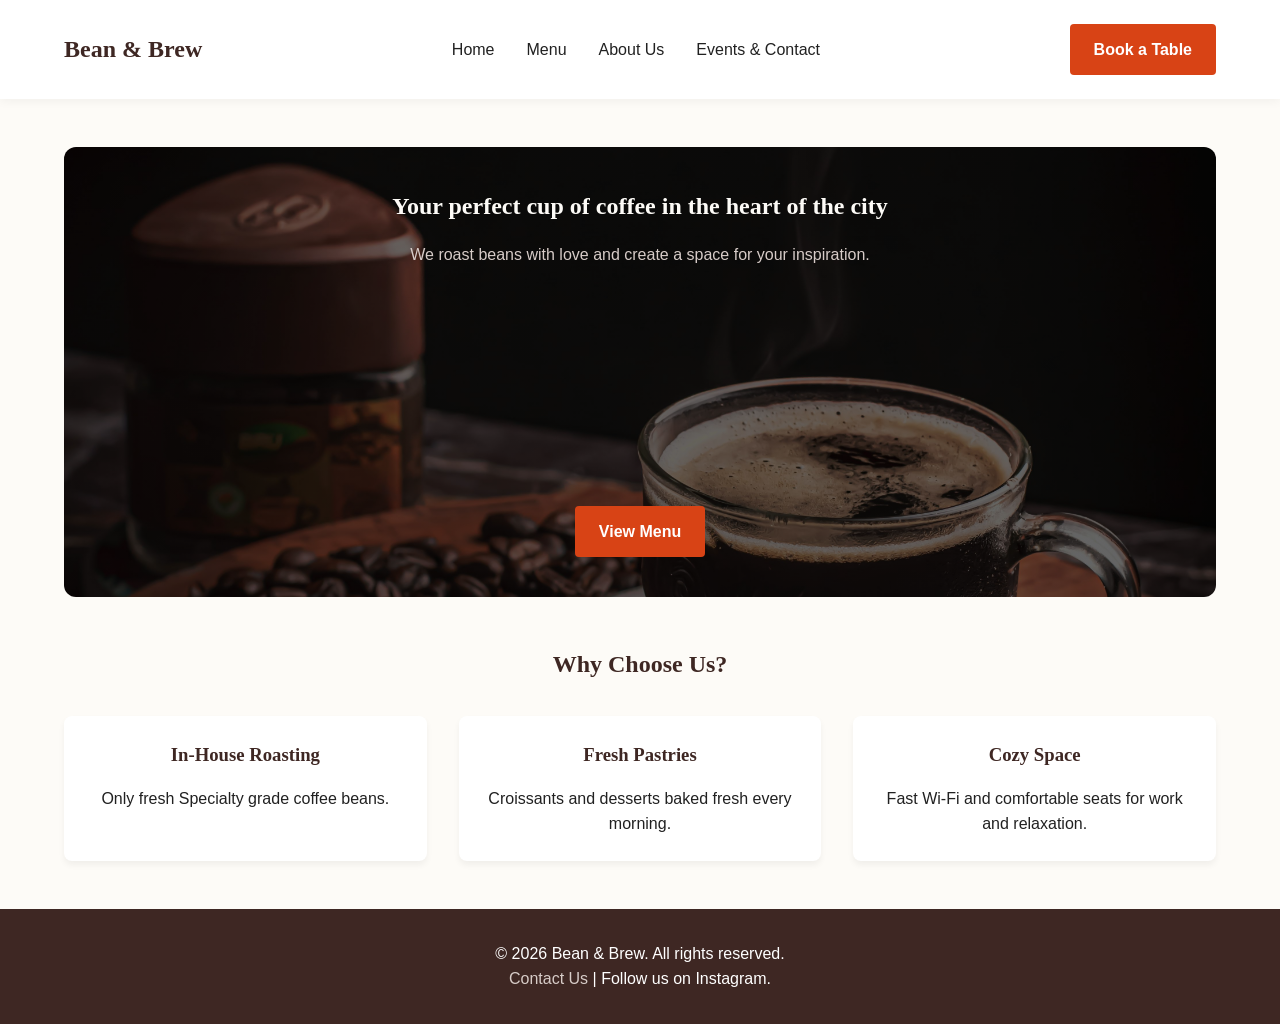
<file: index.html>
<!DOCTYPE html>
<html lang="en-GB">
<head>
    <meta charset="UTF-8">
    <meta name="viewport" content="width=device-width, initial-scale=1.0">
    <title>Bean & Brew | Local Independent Coffee Shop</title>
    <meta name="description" content="Bean & Brew - your perfect cup of coffee. Freshly roasted, cozy atmosphere, and delicious pastries.">

    <link rel="icon" type="image/png" sizes="32x32" href="assets/images/icon.png">
    <link rel="stylesheet" href="styles.css">
</head>
<body>

    <header>
        <a href="index.html" class="logo">Bean & Brew</a>
        <nav aria-label="Main Navigation">
            <ul>
                <li><a href="index.html">Home</a></li>
                <li><a href="menu.html">Menu</a></li>
                <li><a href="about.html">About Us</a></li>
                <li><a href="contact.html">Events & Contact</a></li>
            </ul>
        </nav>
        <a href="book.html" class="btn">Book a Table</a>
    </header>

    <main>
        <section class="hero" id="the-index-hero">
        <!-- text is on the top of the section -->
            <div>
                <h1>Your perfect cup of coffee in the heart of the city</h1>
                <p>We roast beans with love and create a space for your inspiration.</p>
            </div>
            <!-- bottom of the section, button -->
            <a href="menu.html" class="btn">View Menu</a>
        </section>

        <section aria-labelledby="features-title">
            <h2 id="features-title" style="text-align: center;">Why Choose Us?</h2>
            <div class="grid-3">
                <article class="card">
                    <h3>In-House Roasting</h3>
                    <p>Only fresh Specialty grade coffee beans.</p>
                </article>
                <article class="card">
                    <h3>Fresh Pastries</h3>
                    <p>Croissants and desserts baked fresh every morning.</p>
                </article>
                <article class="card">
                    <h3>Cozy Space</h3>
                    <p>Fast Wi-Fi and comfortable seats for work and relaxation.</p>
                </article>
            </div>
        </section>
    </main>

    <footer>
        <p>&copy; 2026 Bean & Brew. All rights reserved.</p>
        <p><a href="contact.html">Contact Us</a> | Follow us on Instagram.</p>
    </footer>

</body>
</html>
</file>
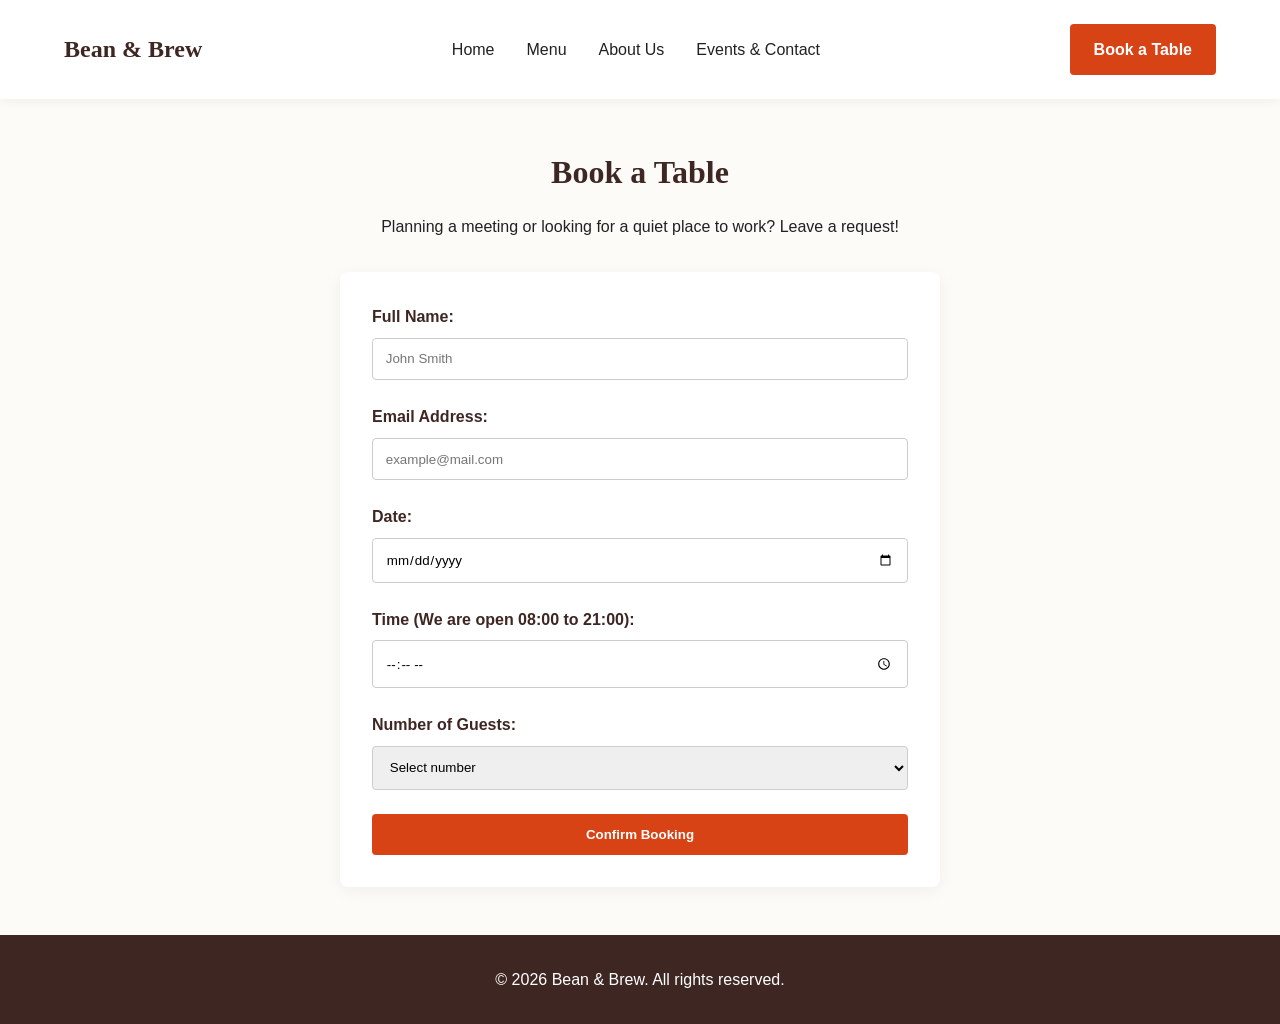
<file: book.html>
<!DOCTYPE html>
<html lang="en-GB">
<head>
    <meta charset="UTF-8">
    <meta name="viewport" content="width=device-width, initial-scale=1.0">
    <title>Book a Table | Bean & Brew</title>
    <meta name="description" content="Book a table at Bean & Brew for a meeting, work, or relaxation. Easy online form.">
    <link rel="icon" type="image/png" sizes="32x32" href="assets/images/icon.png">
    <link rel="stylesheet" href="styles.css">
</head>
<body>

    <header>
        <a href="index.html" class="logo">Bean & Brew</a>
        <nav aria-label="Main Navigation">
            <ul>
                <li><a href="index.html">Home</a></li>
                <li><a href="menu.html">Menu</a></li>
                <li><a href="about.html">About Us</a></li>
                <li><a href="contact.html">Events & Contact</a></li>
            </ul>
        </nav>
        <a href="book.html" class="btn">Book a Table</a>
    </header>

    <main>
        <h1 style="text-align: center;">Book a Table</h1>
        <p style="text-align: center; margin-bottom: 2rem;">Planning a meeting or looking for a quiet place to work? Leave a request!</p>

        <form action="#" method="POST" class="booking-form">
            <div class="form-group">
                <label for="fullName">Full Name:</label>
                <input type="text" id="fullName" name="fullName" required placeholder="John Smith">
            </div>

            <div class="form-group">
                <label for="email">Email Address:</label>
                <input type="email" id="email" name="email" required placeholder="example@mail.com">
            </div>

            <div class="form-group">
                <label for="bookingDate">Date:</label>
                <input type="date" id="bookingDate" name="bookingDate" required>
            </div>

            <div class="form-group">
                <label for="bookingTime">Time (We are open 08:00 to 21:00):</label>
                <input type="time" id="bookingTime" name="bookingTime" min="08:00" max="21:00" required>
            </div>

            <div class="form-group">
                <label for="guests">Number of Guests:</label>
                <select id="guests" name="guests" required>
                    <option value="" disabled selected>Select number</option>
                    <option value="1">1 person</option>
                    <option value="2">2 people</option>
                    <option value="3">3 people</option>
                    <option value="4+">4 or more (add to comments)</option>
                </select>
            </div>

            <button type="submit" class="btn" style="width: 100%;">Confirm Booking</button>
        </form>
    </main>

    <footer>
        <p>&copy; 2026 Bean & Brew. All rights reserved.</p>
    </footer>

</body>
</html>
</file>
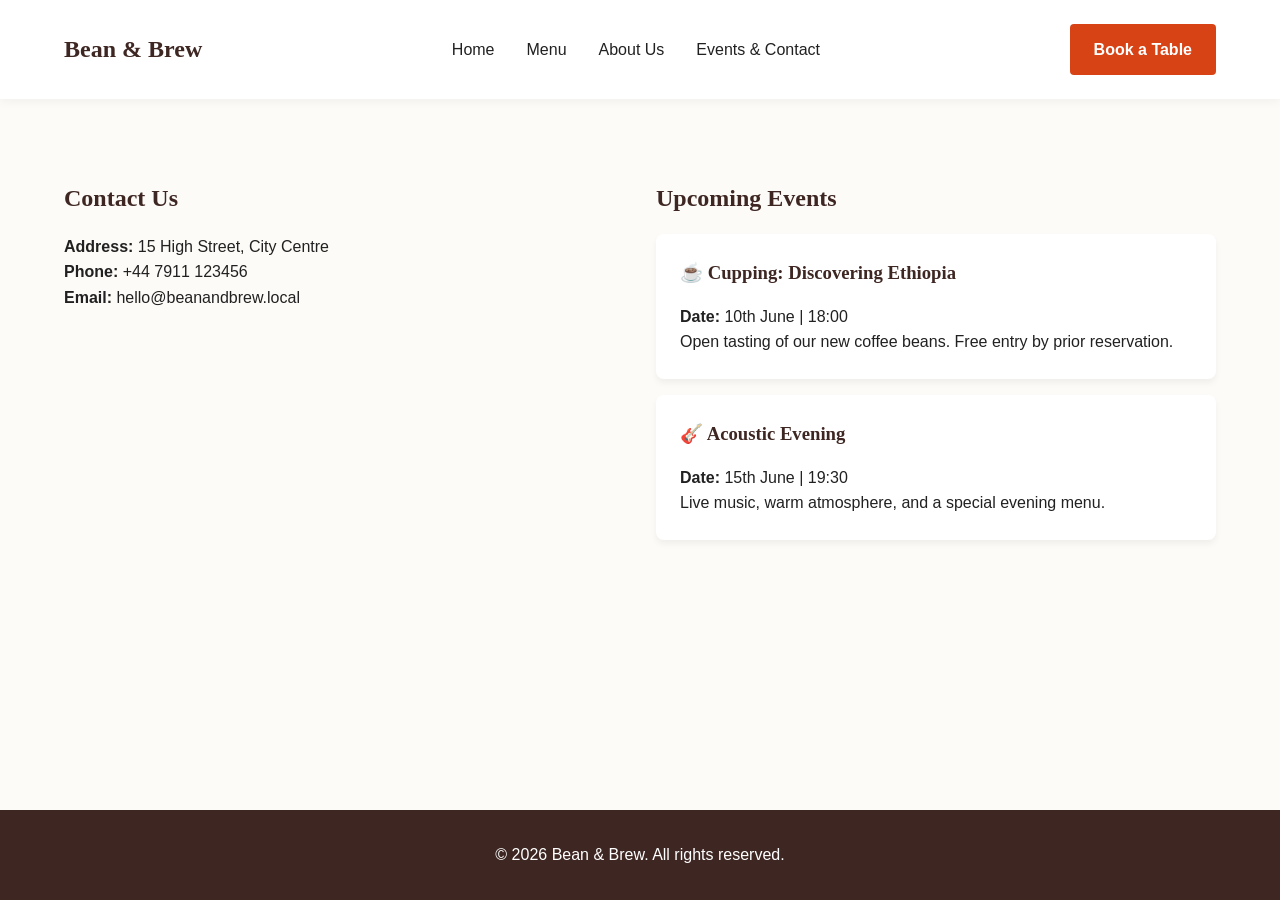
<file: contact.html>
<!DOCTYPE html>
<html lang="en-GB">
<head>
    <meta charset="UTF-8">
    <meta name="viewport" content="width=device-width, initial-scale=1.0">
    <title>Events & Contact | Bean & Brew</title>
    <meta name="description" content="Find our location, opening hours, and upcoming events schedule.">
    <link rel="icon" type="image/png" sizes="32x32" href="assets/images/icon.png">
    <link rel="stylesheet" href="styles.css">
</head>
<body>

    <header>
        <a href="index.html" class="logo">Bean & Brew</a>
        <nav aria-label="Main Navigation">
            <ul>
                <li><a href="index.html">Home</a></li>
                <li><a href="menu.html">Menu</a></li>
                <li><a href="about.html">About Us</a></li>
                <li><a href="contact.html">Events & Contact</a></li>
            </ul>
        </nav>
        <a href="book.html" class="btn">Book a Table</a>
    </header>

    <main>
        <div class="grid-3" style="grid-template-columns: 1fr 1fr;">
            <!-- left side has contacts and a map -->
            <section>
                <h1>Contact Us</h1>
                <p><strong>Address:</strong> 15 High Street, City Centre</p>
                <p><strong>Phone:</strong> +44 7911 123456</p>
                <p><strong>Email:</strong> hello@beanandbrew.local</p>
                
                <!-- interactieve Google Maps -->
                <div style="margin-top: 1.5rem; height: 300px; border-radius: 8px; overflow: hidden;">
                    <iframe width="100%" height="100%" style="border:0;" loading="lazy" allowfullscreen src="https://maps.google.com/maps?q=Paisley&t=&z=5&ie=UTF8&iwloc=&output=embed"></iframe>
                </div>
            </section>

            <!-- right side: events -->
            <section>
                <h2>Upcoming Events</h2>
                <div class="card" style="margin-bottom: 1rem; text-align: left;">
                    <h3>☕ Cupping: Discovering Ethiopia</h3>
                    <p><strong>Date:</strong> 10th June | 18:00</p>
                    <p>Open tasting of our new coffee beans. Free entry by prior reservation.</p>
                </div>
                <div class="card" style="text-align: left;">
                    <h3>🎸 Acoustic Evening</h3>
                    <p><strong>Date:</strong> 15th June | 19:30</p>
                    <p>Live music, warm atmosphere, and a special evening menu.</p>
                </div>
            </section>
        </div>
    </main>

    <footer>
        <p>&copy; 2026 Bean & Brew. All rights reserved.</p>
    </footer>

</body>
</html>
</file>
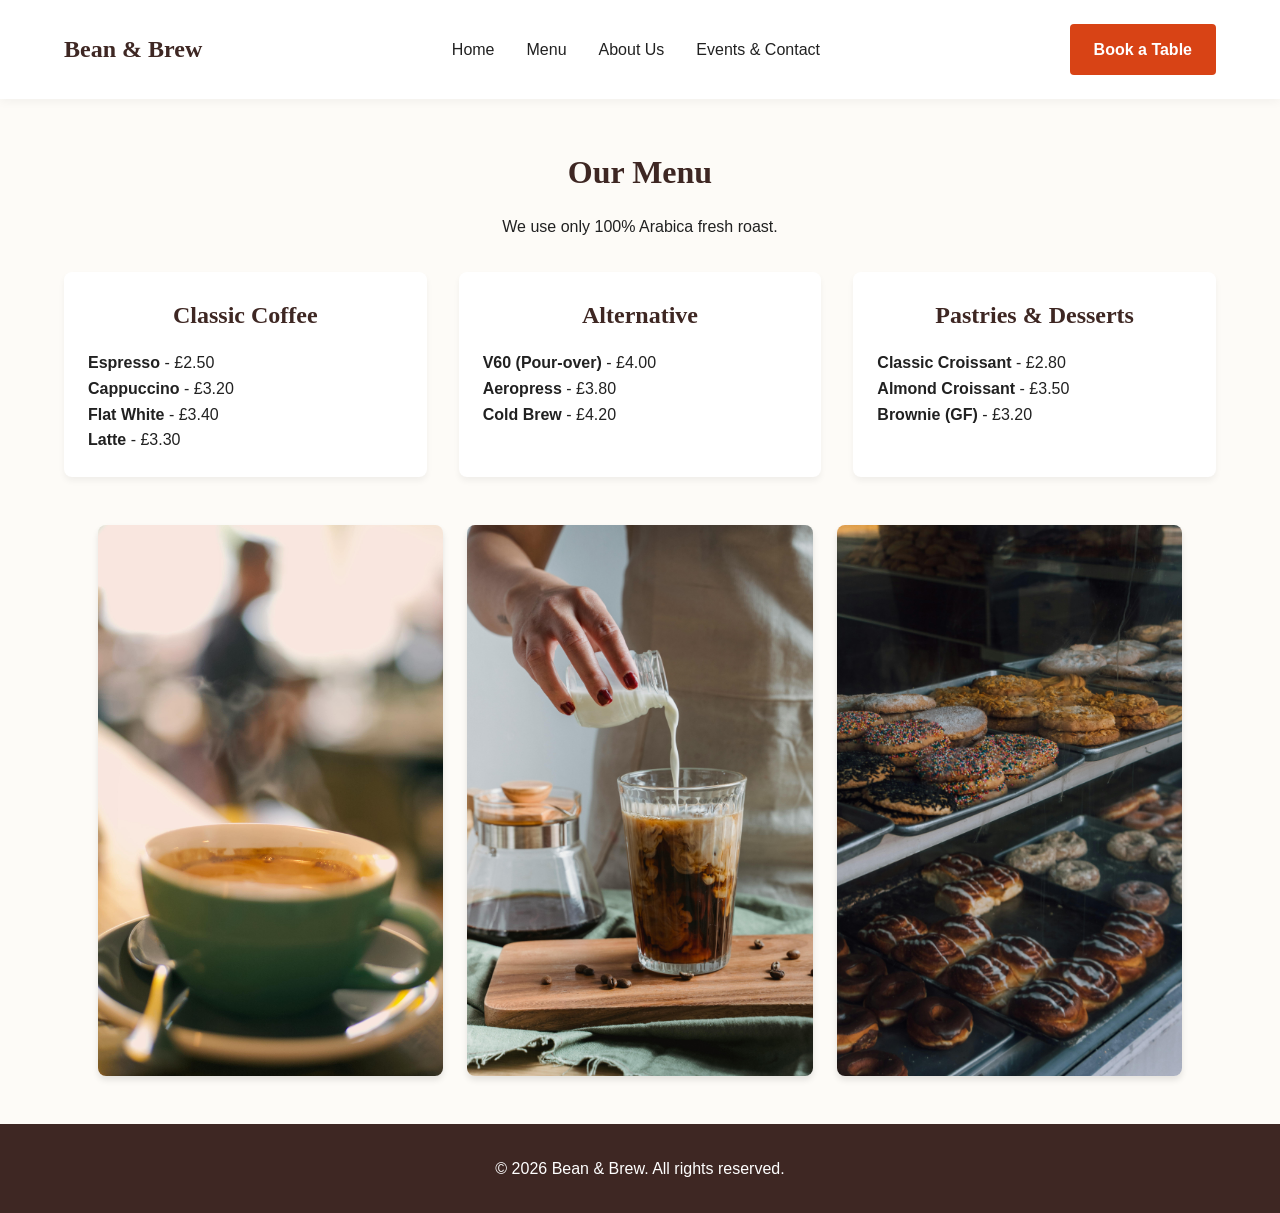
<file: menu.html>
<!DOCTYPE html>
<html lang="en-GB">
<head>
    <meta charset="UTF-8">
    <meta name="viewport" content="width=device-width, initial-scale=1.0">
    <title>Menu | Bean & Brew</title>
    <meta name="description" content="Discover our menu: classic coffee, alternative brewing methods, and fresh desserts.">
    <link rel="icon" type="image/png" sizes="32x32" href="assets/images/icon.png">
    <link rel="stylesheet" href="styles.css">
</head>
<body>

    <header>
        <a href="index.html" class="logo">Bean & Brew</a>
        <nav aria-label="Main Navigation">
            <ul>
                <li><a href="index.html">Home</a></li>
                <li><a href="menu.html">Menu</a></li>
                <li><a href="about.html">About Us</a></li>
                <li><a href="contact.html">Events & Contact</a></li>
            </ul>
        </nav>
        <a href="book.html" class="btn">Book a Table</a>
    </header>

    <main>
        <h1 style="text-align: center;">Our Menu</h1>
        <p style="text-align: center; margin-bottom: 2rem;">We use only 100% Arabica fresh roast.</p>

        <div class="grid-3">
            <section class="card">
                <h2>Classic Coffee</h2>
                <ul style="list-style: none; text-align: left;">
                    <li><strong>Espresso</strong> - £2.50</li>
                    <li><strong>Cappuccino</strong> - £3.20</li>
                    <li><strong>Flat White</strong> - £3.40</li>
                    <li><strong>Latte</strong> - £3.30</li>
                </ul>
            </section>

            <section class="card">
                <h2>Alternative</h2>
                <ul style="list-style: none; text-align: left;">
                    <li><strong>V60 (Pour-over)</strong> - £4.00</li>
                    <li><strong>Aeropress</strong> - £3.80</li>
                    <li><strong>Cold Brew</strong> - £4.20</li>
                </ul>
            </section>

            <section class="card">
                <h2>Pastries & Desserts</h2>
                <ul style="list-style: none; text-align: left;">
                    <li><strong>Classic Croissant</strong> - £2.80</li>
                    <li><strong>Almond Croissant</strong> - £3.50</li>
                    <li><strong>Brownie (GF)</strong> - £3.20</li>
                </ul>
            </section>
        </div>

        <!-- Галерея з 3 фотографій -->
        <div class="image-gallery">
            <img src="assets/images/classic-coffee.jpg" alt="Classic Coffee">
            <img src="assets/images/alternative.jpg" alt="Alternative Coffee">
            <img src="assets/images/pastries-and-desserts.jpg" alt="Pastries and Desserts">
        </div>
    </main>

    <footer>
        <p>&copy; 2026 Bean & Brew. All rights reserved.</p>
    </footer>

</body>
</html>
</file>
<file: styles.css>
/* =========================================
   STYLE GUIDE & coffe shades
   ========================================= */
:root {
    --primary-color: #3E2723; /* Темне обсмажування (Еспресо) */
    --secondary-color: #D7CCC8; /* Світлий лате */
    --accent-color: #D84315; /* Карамельний акцент (Кнопки) */
    --text-main: #212121; /* Графіт для читабельності тексту */
    --bg-light: #FDFBF7; /* Кремовий фон */
    --font-heading: 'Playfair Display', Georgia, serif;
    --font-text: 'Inter', Helvetica, Arial, sans-serif;
}

/* global styles */
* {
    margin: 0;
    padding: 0;
    box-sizing: border-box;
}

body {
    font-family: var(--font-text);
    background-color: var(--bg-light);
    color: var(--text-main);
    line-height: 1.6;
    display: flex;
    flex-direction: column;
    min-height: 100vh;
}

h1, h2, h3, h4 {
    font-family: var(--font-heading);
    color: var(--primary-color);
    margin-bottom: 1rem;
}

img {
    max-width: 100%;
    height: auto;
    border-radius: 8px;
}

header {
    display: flex;
    justify-content: space-between;
    align-items: center;
    padding: 1.5rem 5%;
    background-color: #ffffff;
    box-shadow: 0 2px 10px rgba(0,0,0,0.05);
    position: sticky;
    top: 0;
    z-index: 100;
}

.logo {
    font-family: var(--font-heading);
    font-size: 1.5rem;
    font-weight: bold;
    color: var(--primary-color);
    text-decoration: none;
}

nav ul {
    display: flex;
    list-style: none;
    gap: 2rem;
}

nav a {
    text-decoration: none;
    color: var(--text-main);
    font-weight: 500;
    transition: color 0.3s ease;
}

nav a:hover {
    color: var(--accent-color);
}

/* btns */
.btn {
    display: inline-block;
    background-color: var(--accent-color);
    color: #ffffff;
    padding: 0.8rem 1.5rem;
    text-decoration: none;
    border-radius: 4px;
    font-weight: 600;
    border: none;
    cursor: pointer;
    transition: background-color 0.3s ease, transform 0.2s ease;
}

.btn:hover {
    background-color: #BF360C;
    transform: translateY(-2px);
    color: #ffffff;
}

/* main stuff */
main {
    flex: 1;
    padding: 3rem 5%;
}

.hero {
    text-align: center;
    padding: 4rem 0;
    background-color: var(--secondary-color);
    border-radius: 12px;
    margin-bottom: 3rem;
}

#the-index-hero{
    background-image: linear-gradient(rgba(0, 0, 0, 0.6), rgba(0, 0, 0, 0.6)), url('assets/images/hero_coffe_img.jpg');
    background-size: cover;
    background-position: center;
    background-repeat: no-repeat;
    padding: 120px 20px; 
    text-align: center;
    color: var(--secondary-color);
    text-align: center;
    min-height: 450px; 
    padding: 40px 20px;
    display: flex;
    flex-direction: column; 
    justify-content: space-between; 
    align-items: center;
}
#the-index-hero h1 {
    color: var(--bg-light);
}



.grid-3 {
    display: grid;
    grid-template-columns: repeat(3, 1fr);
    gap: 2rem;
    margin-top: 2rem;
}

.card {
    background: #fff;
    padding: 1.5rem;
    border-radius: 8px;
    box-shadow: 0 4px 6px rgba(0,0,0,0.05);
    text-align: center;
}

/* the booking form */
.booking-form {
    max-width: 600px;
    margin: 0 auto;
    background: #fff;
    padding: 2rem;
    border-radius: 8px;
    box-shadow: 0 4px 15px rgba(0,0,0,0.05);
}

.form-group {
    margin-bottom: 1.5rem;
}

label {
    display: block;
    margin-bottom: 0.5rem;
    font-weight: 600;
    color: var(--primary-color);
}

input, select {
    width: 100%;
    padding: 0.8rem;
    border: 1px solid #ccc;
    border-radius: 4px;
    font-family: var(--font-text);
    transition: border-color 0.3s ease;
}

input:focus, select:focus {
    outline: none;
    border-color: var(--accent-color);
}

/* footer */
footer {
    background-color: var(--primary-color);
    color: #ffffff;
    text-align: center;
    padding: 2rem 5%;
    margin-top: auto;
}

footer a {
    color: var(--secondary-color);
    text-decoration: none;
}

/* Media Queries */
@media (max-width: 768px) {
    header {
        flex-direction: column;
        gap: 1rem;
    }
    
    nav ul {
        flex-wrap: wrap;
        justify-content: center;
        gap: 1rem;
    }

    .grid-3 {
        grid-template-columns: 1fr;
    }
}


/* =========================================
   NEW ADDITIONS: GALLERY & VIDEO
   ========================================= */

/* Галерея з 3-х фото для Меню */
.image-gallery {
    display: flex;
    gap: 1.5rem;
    justify-content: center;
    margin-top: 3rem;
}

.image-gallery img {
    flex: 1;
    max-width: 30%; 
    object-fit: cover;
    border-radius: 8px;
    box-shadow: 0 4px 6px rgba(0,0,0,0.1);
}

/* adaptieve YouTube Video */
.video-container {
    position: relative;
    padding-bottom: 56.25%; /* 16:9 */
    height: 0;
    overflow: hidden;
    border-radius: 8px;
    margin-top: 1.5rem;
}

.video-container iframe {
    position: absolute;
    top: 0;
    left: 0;
    width: 100%;
    height: 100%;
    border: none;
}

/* media reguests for mobile */
@media (max-width: 768px) {
    .image-gallery {
        flex-direction: column;
        align-items: center;
    }
    .image-gallery img {
        max-width: 100%; /* and for the photos. (they would look ok on mobile) */
        width: 100%;
    }
}
</file>
